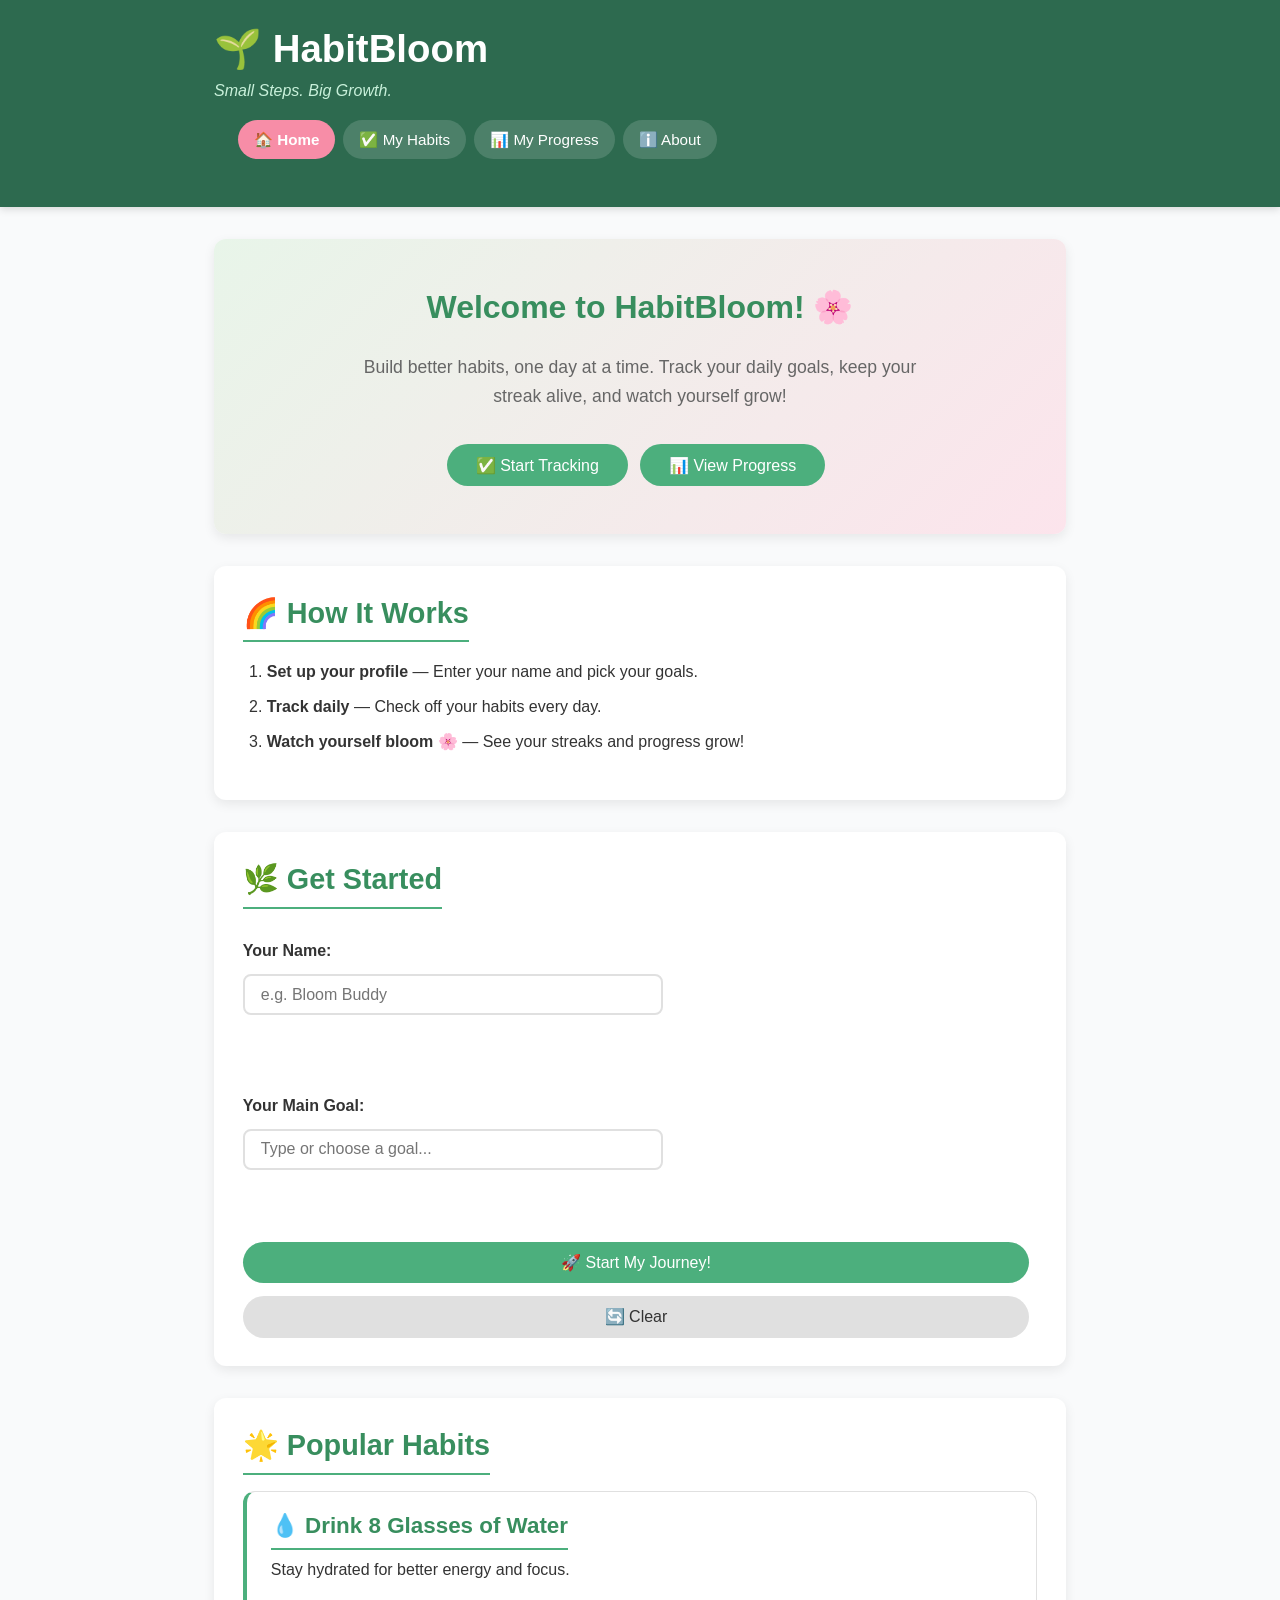
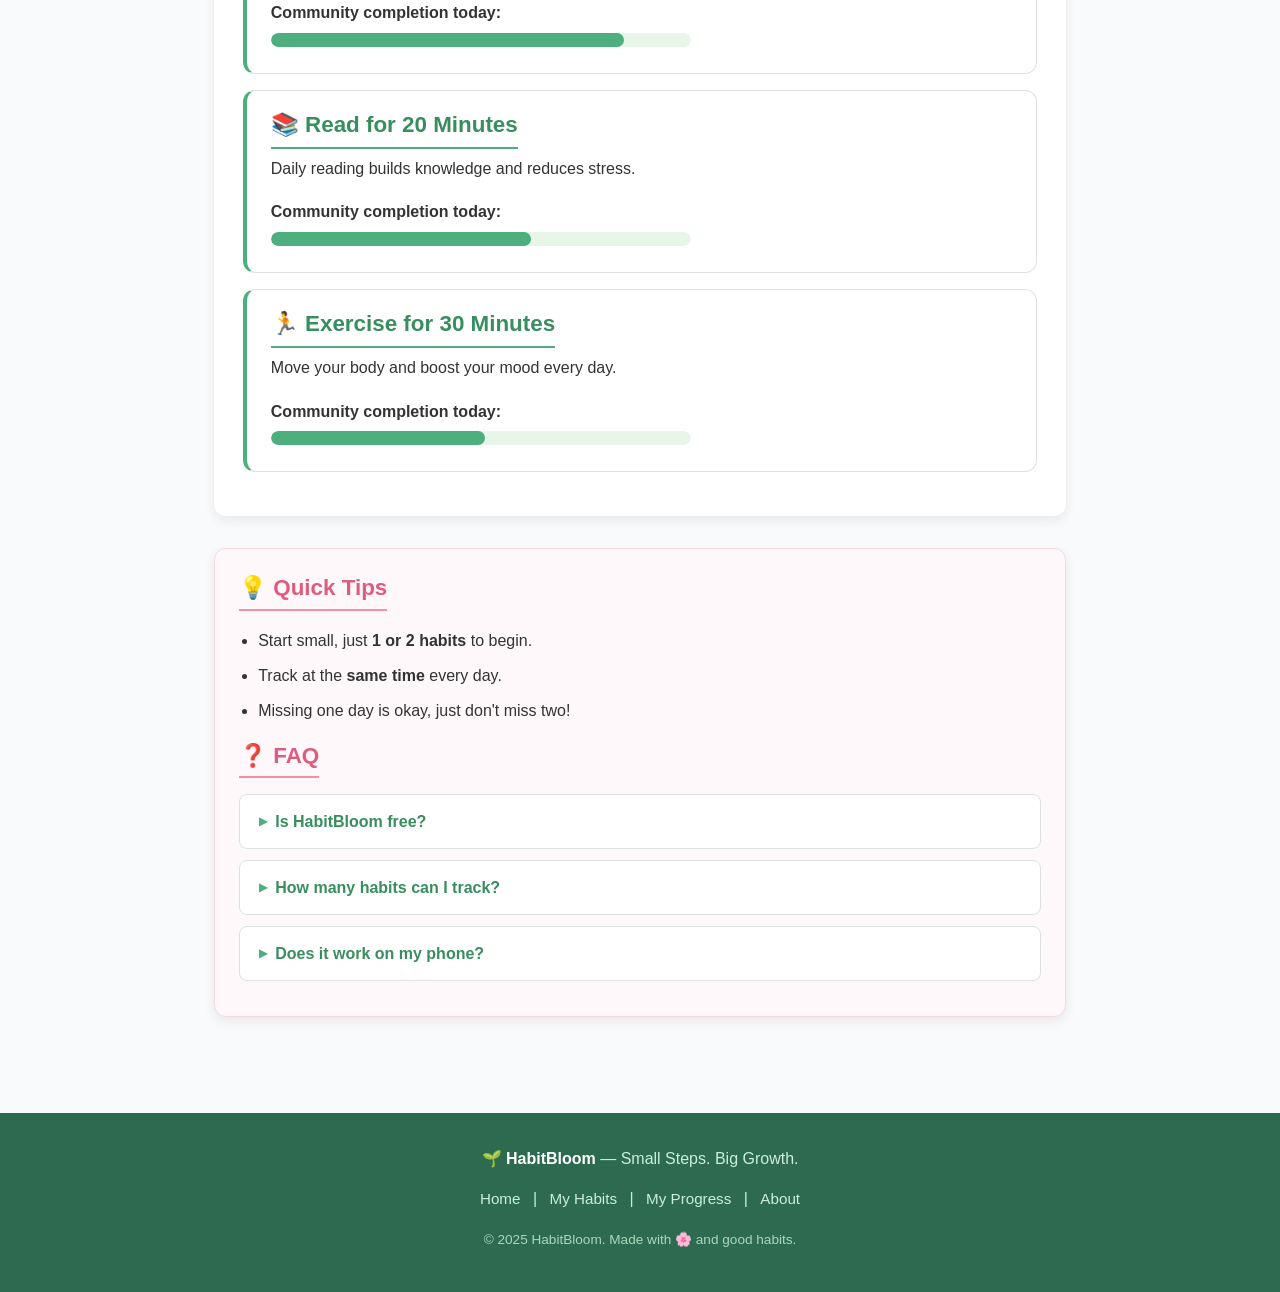
<file: index.html>
<!DOCTYPE html>
<!-- DOCTYPE tells the browser this is an HTML5 document -->
<html lang="en">

<head>
  <meta charset="UTF-8" />
  <meta name="viewport" content="width=device-width, initial-scale=1.0" />
  <meta name="description" content="HabitBloom - A simple daily habit tracker to help you grow one step at a time." />
  <meta name="author" content="Your Name Here" />
  <title>HabitBloom 🌱 | Home</title>
  <link rel="stylesheet" href="style.css" />
</head>

<body>

  <!-- ===== HEADER: Site name + Navigation ===== -->
  <header>
    <h1>🌱 HabitBloom</h1>
    <p><em>Small Steps. Big Growth.</em></p>

    <!-- NAV: Simple 4-link navigation menu -->
    <nav>
      <ul>
        <li><a href="index.html">🏠 Home</a></li>
        <li><a href="tracker.html">✅ My Habits</a></li>
        <li><a href="progress.html">📊 My Progress</a></li>
        <li><a href="about.html">ℹ️ About</a></li>
      </ul>
    </nav>
  </header>

  <!-- ===== MAIN: Page content ===== -->
  <main>

    <!-- SECTION: Welcome message -->
    <section id="hero">
      <h2>Welcome to HabitBloom! 🌸</h2>
      <p>
        Build better habits, one day at a time.
        Track your daily goals, keep your streak alive, and
        watch yourself grow!
      </p>
      <a href="tracker.html"><button>✅ Start Tracking</button></a>
      <a href="progress.html"><button>📊 View Progress</button></a>
    </section>

    <!-- SECTION: How it works — simple 3 steps -->
    <section id="how-it-works">
      <h2>🌈 How It Works</h2>
      <ol>
        <li><strong>Set up your profile</strong> — Enter your name and pick your goals.</li>
        <li><strong>Track daily</strong> — Check off your habits every day.</li>
        <li><strong>Watch yourself bloom 🌸</strong> — See your streaks and progress grow!</li>
      </ol>
    </section>

    <!-- SECTION: Quick setup form -->
    <section id="setup">
      <h2>🌿 Get Started</h2>

      <form action="tracker.html" method="get">

        <!-- Name input -->
        <label for="userName">Your Name:</label>
        <input
          type="text"
          id="userName"
          name="userName"
          placeholder="e.g. Bloom Buddy"
          maxlength="30"
          required
        />
        <br /><br />

        <!-- Goal selection -->
        <label for="topGoal">Your Main Goal:</label>
        <input
          type="text"
          id="topGoal"
          name="topGoal"
          list="goalOptions"
          placeholder="Type or choose a goal..."
        />
        <datalist id="goalOptions">
          <option value="Drink more water"></option>
          <option value="Exercise daily"></option>
          <option value="Read more books"></option>
          <option value="Sleep better"></option>
          <option value="Practice mindfulness"></option>
          <option value="Learn a new skill"></option>
        </datalist>
        <br /><br />



        <button type="submit">🚀 Start My Journey!</button>
        <button type="reset">🔄 Clear</button>
      </form>
    </section>

    <!-- SECTION: Popular habits -->
    <section id="popular-habits">
      <h2>🌟 Popular Habits</h2>

      <!-- ARTICLE: Each habit is a simple self-contained card -->
      <article>
        <h3>💧 Drink 8 Glasses of Water</h3>
        <p>Stay hydrated for better energy and focus.</p>
        <label>Community completion today:</label>
        <progress value="84" max="100">84%</progress>
      </article>

      <article>
        <h3>📚 Read for 20 Minutes</h3>
        <p>Daily reading builds knowledge and reduces stress.</p>
        <label>Community completion today:</label>
        <progress value="62" max="100">62%</progress>
      </article>

      <article>
        <h3>🏃 Exercise for 30 Minutes</h3>
        <p>Move your body and boost your mood every day.</p>
        <label>Community completion today:</label>
        <progress value="51" max="100">51%</progress>
      </article>
    </section>

    <!-- ASIDE: Quick tips -->
    <aside>
      <h3>💡 Quick Tips</h3>
      <ul>
        <li>Start small, just <strong>1 or 2 habits</strong> to begin.</li>
        <li>Track at the <strong>same time</strong> every day.</li>
        <li>Missing one day is okay, just don't miss two!</li>
      </ul>

      <!-- DETAILS: Expandable FAQ -->
      <h3>❓ FAQ</h3>
      <details>
        <summary>Is HabitBloom free?</summary>
        <p>Yes! 100% free, no sign up required.</p>
      </details>
      <details>
        <summary>How many habits can I track?</summary>
        <p>Up to 10 habits at a time.</p>
      </details>
      <details>
        <summary>Does it work on my phone?</summary>
        <p>Yes! HabitBloom works on all screen sizes.</p>
      </details>
    </aside>

  </main>

  <!-- ===== FOOTER ===== -->
  <footer>
    <p>🌱 <strong>HabitBloom</strong> — Small Steps. Big Growth.</p>
    <nav>
      <a href="index.html">Home</a> |
      <a href="tracker.html">My Habits</a> |
      <a href="progress.html">My Progress</a> |
      <a href="about.html">About</a>
    </nav>

    <p>
      <small>&copy; <time datetime="2025">2025</time> HabitBloom. Made with 🌸 and good habits.</small>
    </p>
  </footer>
<script src="script.js"></script>
</body>
</html>
</file>
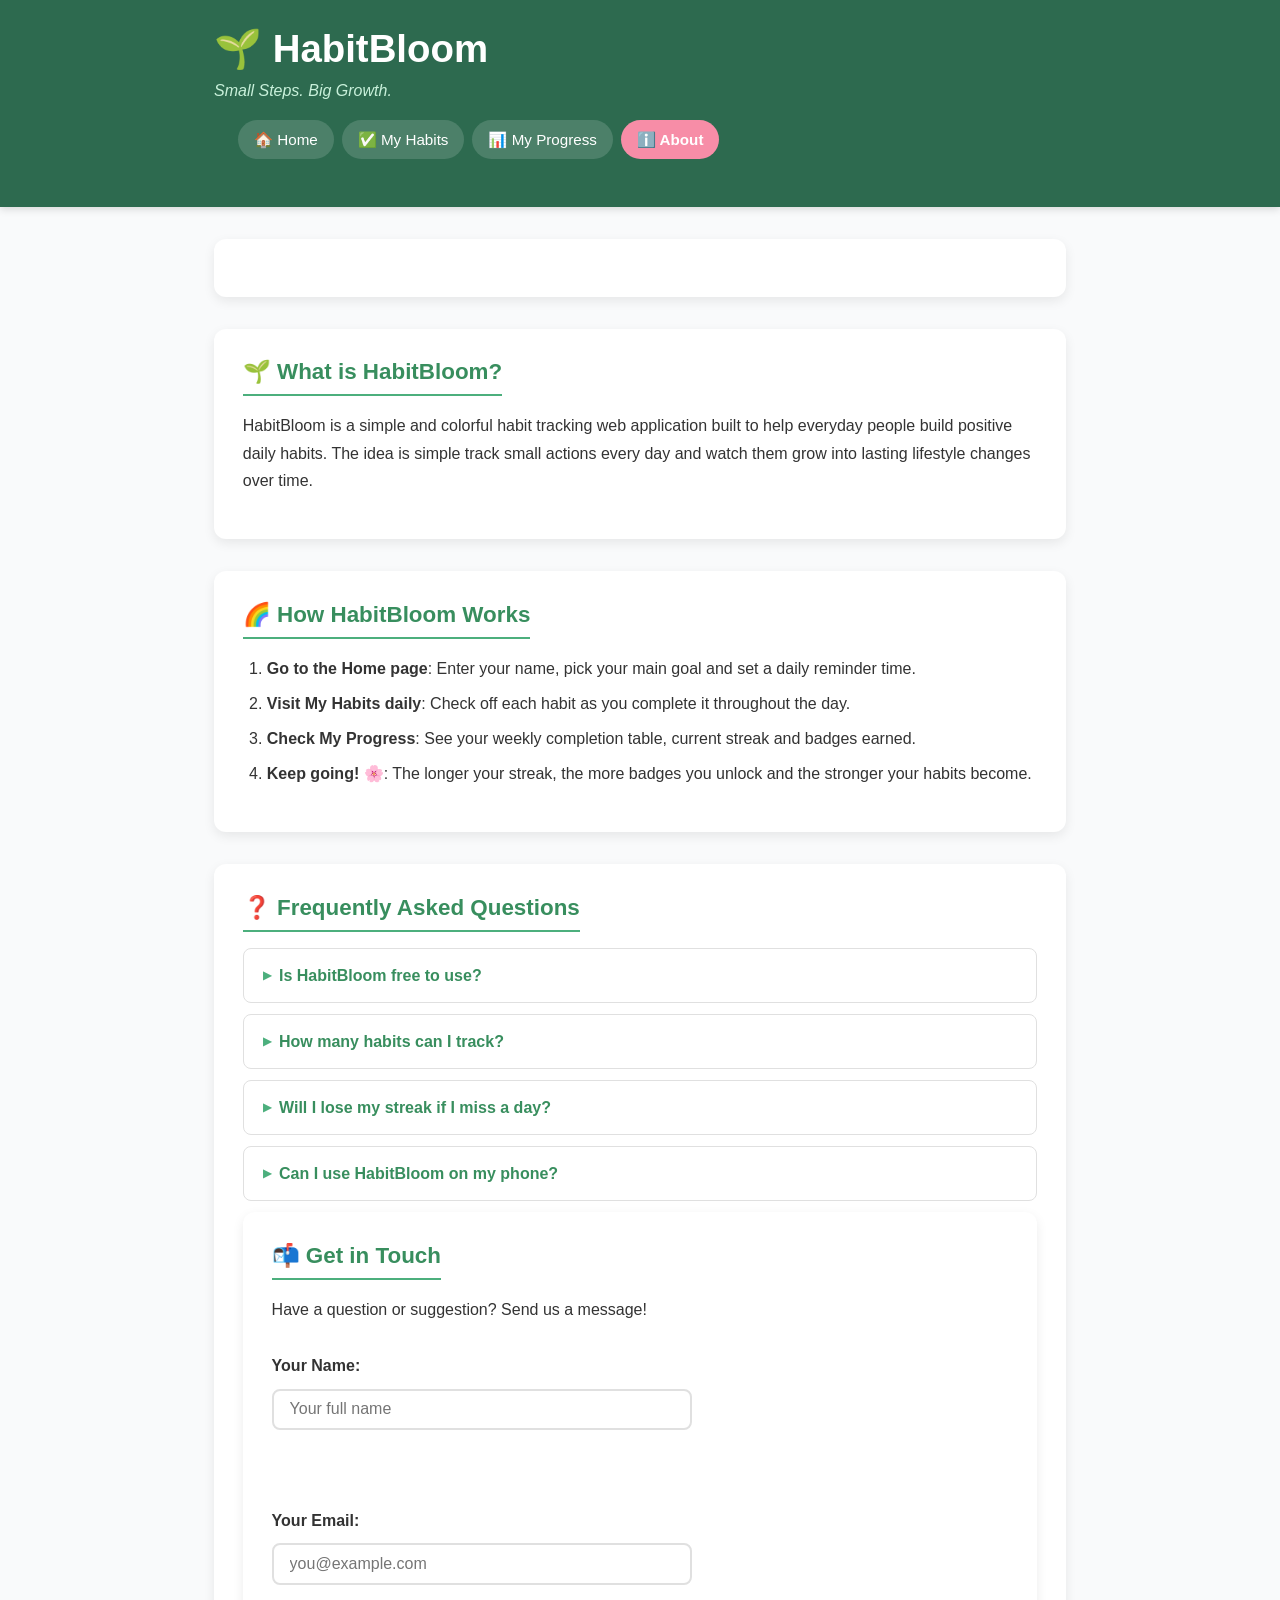
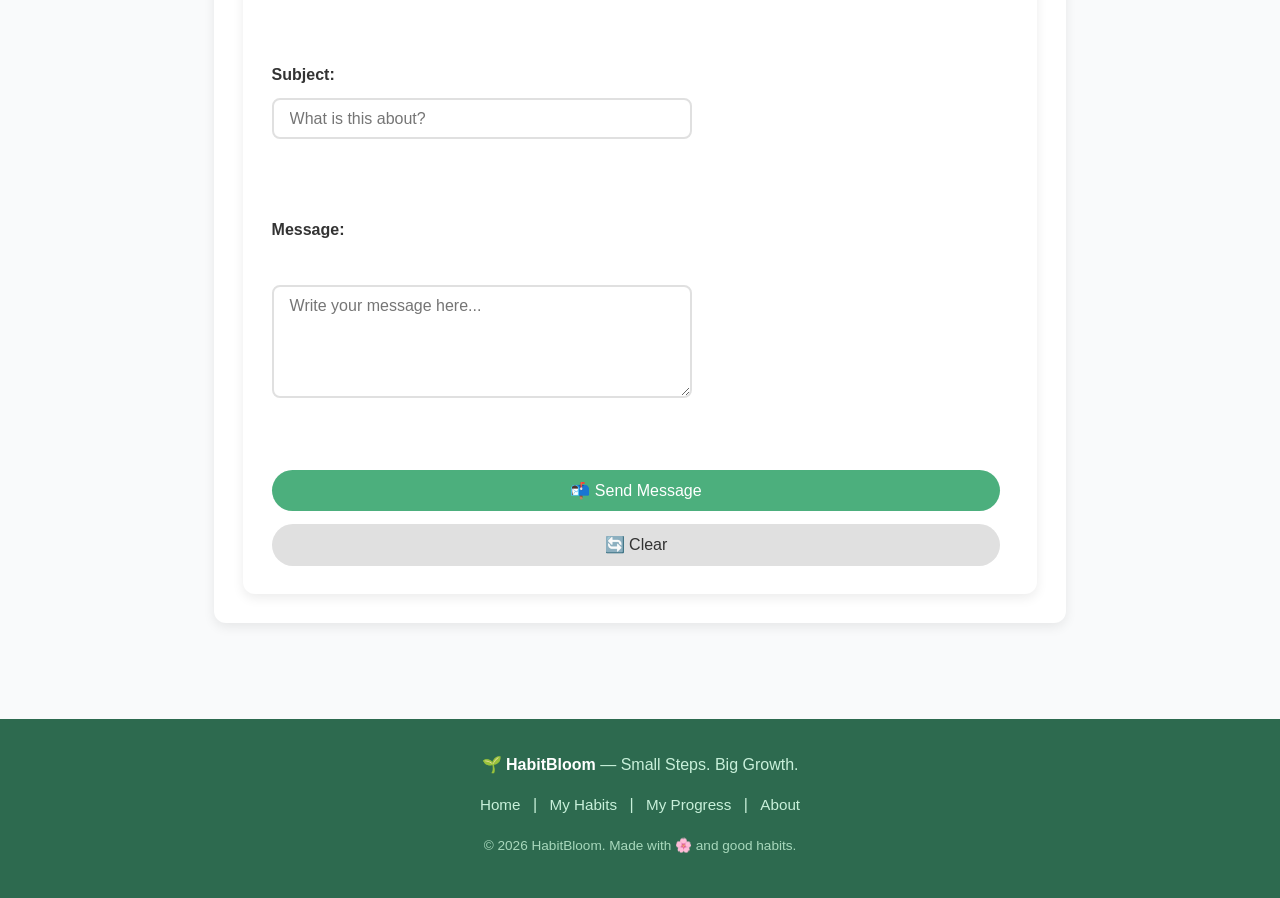
<file: about.html>
<!DOCTYPE html>
<!-- DOCTYPE tells the browser this is an HTML5 document -->
<html lang="en">

<head>
  <meta charset="UTF-8" />
  <meta name="viewport" content="width=device-width, initial-scale=1.0" />
  <meta name="description" content="HabitBloom - Learn about the app, how it works, and get in touch with us." />
  <meta name="author" content="Your Name Here" />
  <title>HabitBloom 🌱 | About</title>
  <link rel="stylesheet" href="style.css" />
  <!-- <link rel="stylesheet" href="style.css" /> -->
</head>

<body>

  <!-- ===== HEADER: Same across all pages ===== -->
  <header>
    <h1>🌱 HabitBloom</h1>
    <p><em>Small Steps. Big Growth.</em></p>

    <!-- NAV: Main navigation menu -->
    <nav>
      <ul>
        <li><a href="index.html">🏠 Home</a></li>
        <li><a href="tracker.html">✅ My Habits</a></li>
        <li><a href="progress.html">📊 My Progress</a></li>
        <li><a href="about.html">ℹ️ About</a></li>
      </ul>
    </nav>
  </header>

  <!-- ===== MAIN: Page content ===== -->
  <main>

    <!-- SECTION: Page heading -->
    <section id="about-header">
      <!-- <h2>ℹ️ About HabitBloom</h2> -->
     <!-- <p>Learn about the project, how it works, and the person behind it.</p>-->
    </section>

    <!-- SECTION: About the project -->
    <section id="about-project">
      <h3>🌱 What is HabitBloom?</h3>
      <p>
        HabitBloom is a simple and colorful habit tracking web application
        built to help everyday people build positive daily habits. The idea is
        simple track small actions every day and watch them grow
        into lasting lifestyle changes over time.
      </p>
    </section>

    <!-- SECTION: How it works — step by step -->
    <section id="how-it-works">
      <h3>🌈 How HabitBloom Works</h3>
      <ol>
        <li>
          <strong>Go to the Home page</strong>: Enter your name, pick your
          main goal and set a daily reminder time.
        </li>
        <li>
          <strong>Visit My Habits daily</strong>: Check off each habit as you
          complete it throughout the day.
        </li>
        <li>
          <strong>Check My Progress</strong>: See your weekly completion
          table, current streak and badges earned.
        </li>
        <li>
          <strong>Keep going! 🌸</strong>: The longer your streak, the more
          badges you unlock and the stronger your habits become.
        </li>
      </ol>
    </section>

    <!-- SECTION: FAQ -->
    <section id="faq">
      <h3>❓ Frequently Asked Questions</h3>

      <!-- DETAILS / SUMMARY: Expandable FAQ items -->
      <details>
        <summary>Is HabitBloom free to use?</summary>
        <p>Yes! HabitBloom is completely free. No account or credit card needed.</p>
      </details>

      <details>
        <summary>How many habits can I track?</summary>
        <p>You can track up to 10 habits at a time.</p>
      </details>

      <details>
        <summary>Will I lose my streak if I miss a day?</summary>
        <p>Yes, but don't worry — your best streak is always saved on your progress page.</p>
      </details>

      <details>
        <summary>Can I use HabitBloom on my phone?</summary>
        <p>Absolutely! HabitBloom is designed to work on all screen sizes.</p>
      </details>
<!--
      <details>
        <summary>What technologies was this built with?</summary>
        <p>
          HabitBloom is built with HTML5 (Week 1-2), CSS3 (Week 2-3) and
          JavaScript (Week 4-5) as part of a web development course project.
        </p>
      </details>
    </section>
    -->

    <!-- SECTION: Contact form -->
    <section id="contact">
      <h3>📬 Get in Touch</h3>
      <p>Have a question or suggestion? Send us a message!</p>

      <form action="about.html" method="get">

        <!-- Name -->
        <label for="contactName">Your Name:</label>
        <input
          type="text"
          id="contactName"
          name="contactName"
          placeholder="Your full name"
          maxlength="50"
          required
        />
        <br /><br />

        <!-- Email -->
        <label for="contactEmail">Your Email:</label>
        <input
          type="email"
          id="contactEmail"
          name="contactEmail"
          placeholder="you@example.com"
          required
        />
        <br /><br />

        <!-- Subject -->
        <label for="contactSubject">Subject:</label>
        <input
          type="text"
          id="contactSubject"
          name="contactSubject"
          list="subjectOptions"
          placeholder="What is this about?"
        />
        <datalist id="subjectOptions">
          <option value="General Question"></option>
          <option value="Bug Report"></option>
          <option value="Feature Suggestion"></option>
          <option value="Other"></option>
        </datalist>
        <br /><br />

        <!-- Message -->
        <label for="contactMessage">Message:</label>
        <br />
        <textarea
          id="contactMessage"
          name="contactMessage"
          rows="5"
          cols="40"
          placeholder="Write your message here..."
          maxlength="500"
          required
        ></textarea>
        <br /><br />

        <button type="submit">📬 Send Message</button>
        <button type="reset">🔄 Clear</button>
      </form>
    </section>

  </main>

  <!-- ===== FOOTER: Same across all pages ===== -->
  <footer>
    <p>🌱 <strong>HabitBloom</strong> — Small Steps. Big Growth.</p>
    <nav>
      <a href="index.html">Home</a> |
      <a href="tracker.html">My Habits</a> |
      <a href="progress.html">My Progress</a> |
      <a href="about.html">About</a>
    </nav>

    <p>
      <small>&copy; <time datetime="2026">2026</time> HabitBloom. Made with 🌸 and good habits.</small>
    </p>
  </footer>
<script src="script.js"></script>
</body>
</html>
</file>
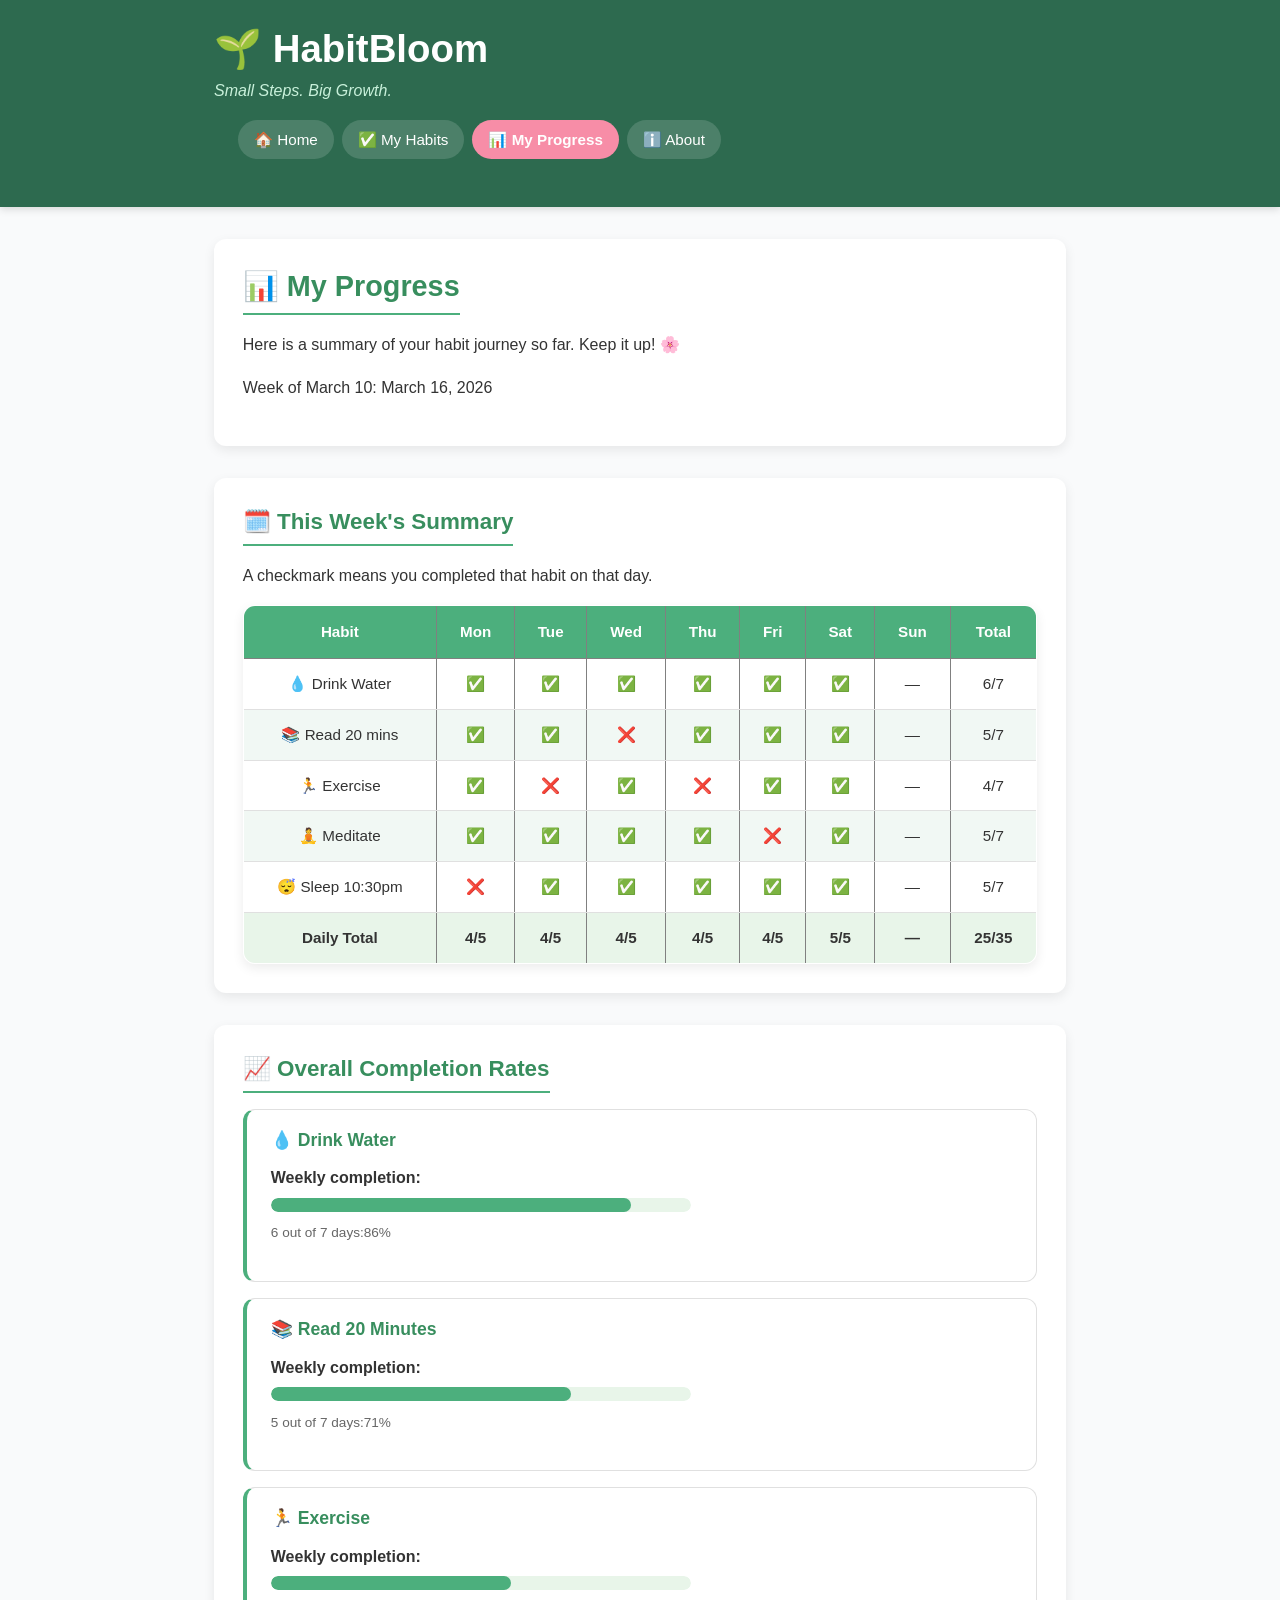
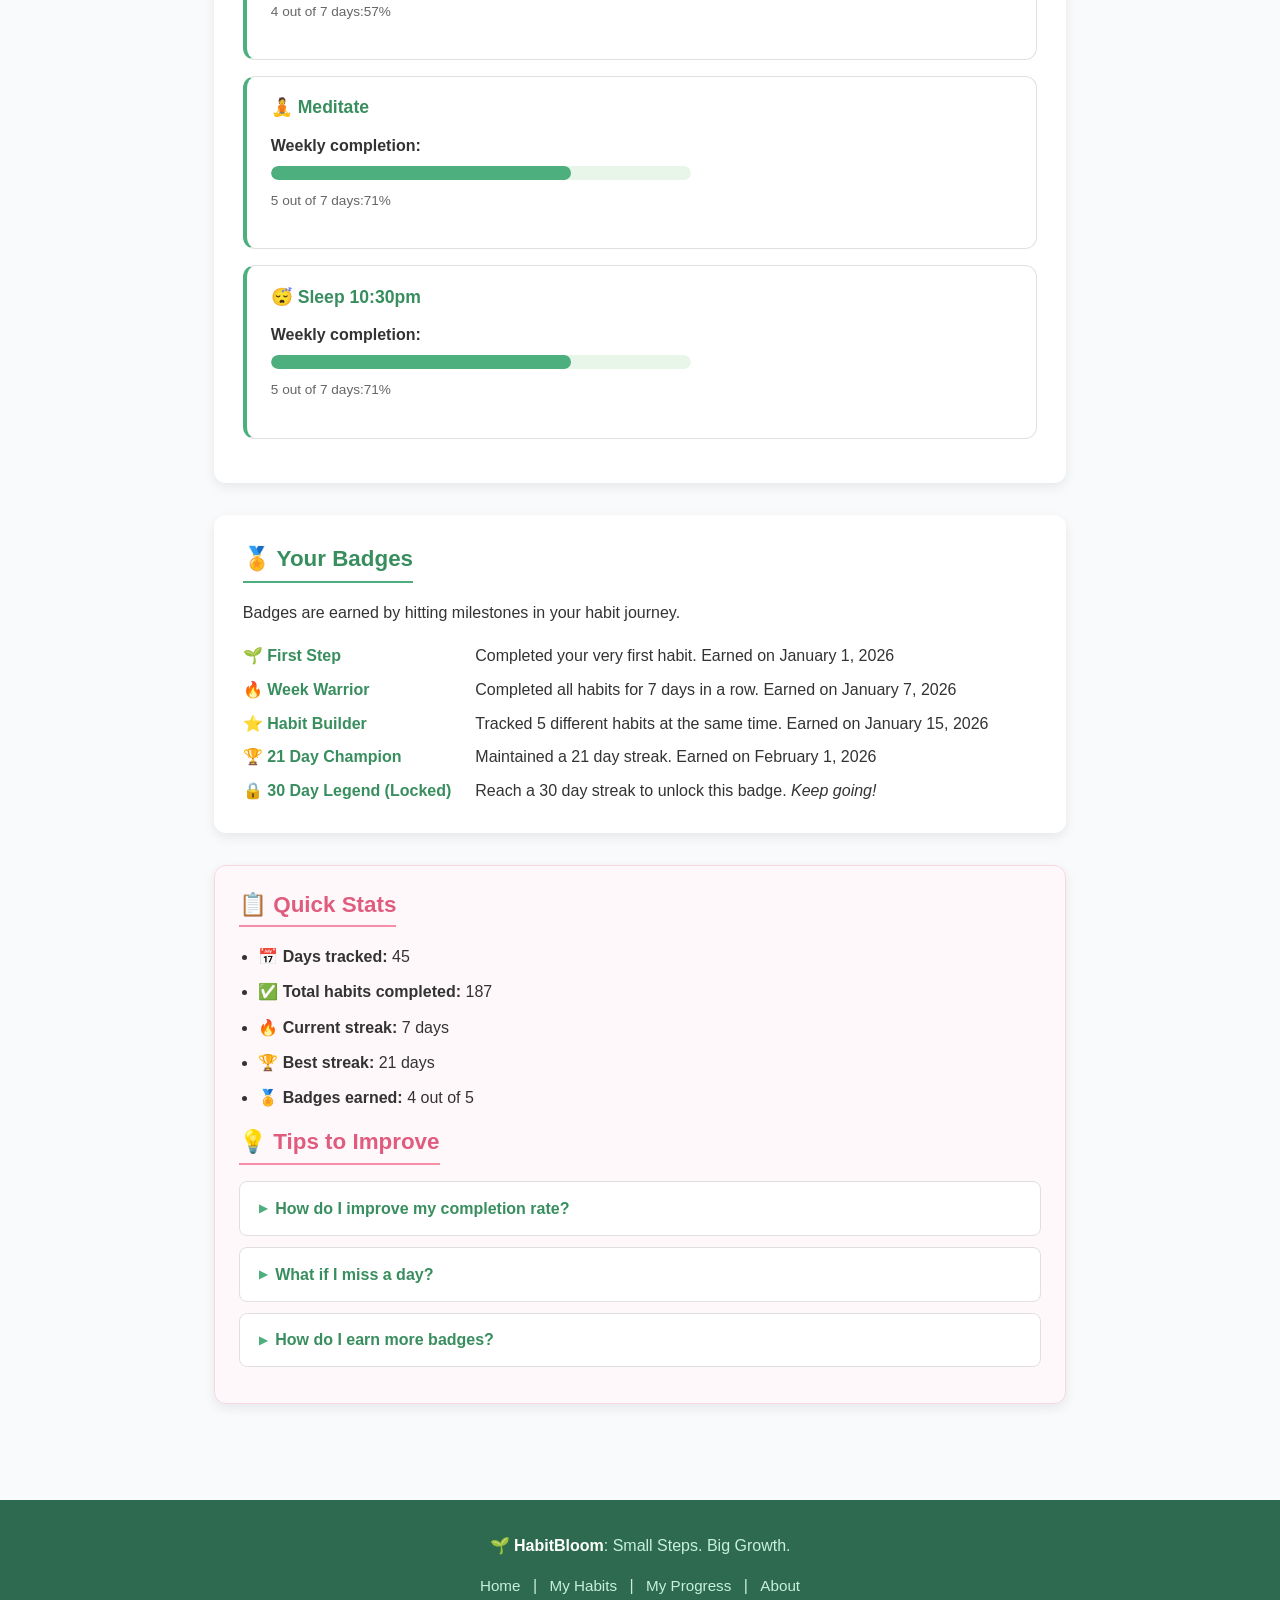
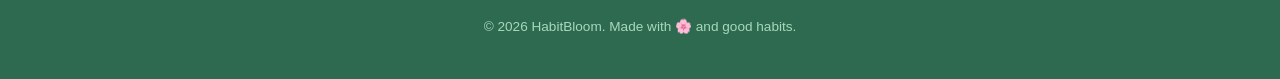
<file: progress.html>
<!DOCTYPE html>
<!-- DOCTYPE tells the browser this is an HTML5 document -->
<html lang="en">

<head>
  <meta charset="UTF-8" />
  <meta name="viewport" content="width=device-width, initial-scale=1.0" />
  <meta name="description" content="HabitBloom Progress - View your streaks, weekly stats and achievements." />
  <meta name="author" content="Your Name Here" />
  <title>HabitBloom 🌱 | My Progress</title>
  <link rel="stylesheet" href="style.css" />
</head>

<body>

  <!-- ===== HEADER: Same across all pages ===== -->
  <header>
    <h1>🌱 HabitBloom</h1>
    <p><em>Small Steps. Big Growth.</em></p>

    <!-- NAV: Main navigation menu -->
    <nav>
      <ul>
        <li><a href="index.html">🏠 Home</a></li>
        <li><a href="tracker.html">✅ My Habits</a></li>
        <li><a href="progress.html">📊 My Progress</a></li>
        <li><a href="about.html">ℹ️ About</a></li>
      </ul>
    </nav>
  </header>

  <!-- ===== MAIN: Page content ===== -->
  <main>

    <!-- SECTION: Page heading -->
    <section id="progress-header">
      <h2>📊 My Progress</h2>
      <p>Here is a summary of your habit journey so far. Keep it up! 🌸</p>
      <!-- TIME: Current week range displayed semantically -->
      <p>
        Week of <time datetime="2026-03-10">March 10</time>:
        <time datetime="2026-03-16">March 16, 2026</time>
      </p>
    </section>


    <!-- SECTION: Weekly summary table -->
    <section id="weekly-summary">
      <h3>🗓️ This Week's Summary</h3>
      <p>A checkmark means you completed that habit on that day.</p>

      <!-- TABLE: Days vs habits completion grid -->
      <table border="1">

        <thead>
          <tr>
            <th>Habit</th>
            <th><time datetime="2026-03-10">Mon</time></th>
            <th><time datetime="2026-03-11">Tue</time></th>
            <th><time datetime="2026-03-12">Wed</time></th>
            <th><time datetime="2026-03-13">Thu</time></th>
            <th><time datetime="2026-03-14">Fri</time></th>
            <th><time datetime="2026-03-15">Sat</time></th>
            <th><time datetime="2026-03-16">Sun</time></th>
            <th>Total</th>
          </tr>
        </thead>
        <tbody>
          <tr>
            <td>💧 Drink Water</td>
            <td>✅</td>
            <td>✅</td>
            <td>✅</td>
            <td>✅</td>
            <td>✅</td>
            <td>✅</td>
            <td>—</td>
            <td>6/7</td>
          </tr>
          <tr>
            <td>📚 Read 20 mins</td>
            <td>✅</td>
            <td>✅</td>
            <td>❌</td>
            <td>✅</td>
            <td>✅</td>
            <td>✅</td>
            <td>—</td>
            <td>5/7</td>
          </tr>
          <tr>
            <td>🏃 Exercise</td>
            <td>✅</td>
            <td>❌</td>
            <td>✅</td>
            <td>❌</td>
            <td>✅</td>
            <td>✅</td>
            <td>—</td>
            <td>4/7</td>
          </tr>
          <tr>
            <td>🧘 Meditate</td>
            <td>✅</td>
            <td>✅</td>
            <td>✅</td>
            <td>✅</td>
            <td>❌</td>
            <td>✅</td>
            <td>—</td>
            <td>5/7</td>
          </tr>
          <tr>
            <td>😴 Sleep 10:30pm</td>
            <td>❌</td>
            <td>✅</td>
            <td>✅</td>
            <td>✅</td>
            <td>✅</td>
            <td>✅</td>
            <td>—</td>
            <td>5/7</td>
          </tr>
        </tbody>
        <tfoot>
          <tr>
            <td><strong>Daily Total</strong></td>
            <td>4/5</td>
            <td>4/5</td>
            <td>4/5</td>
            <td>4/5</td>
            <td>4/5</td>
            <td>5/5</td>
            <td>—</td>
            <td><strong>25/35</strong></td>
          </tr>
        </tfoot>
      </table>
    </section>

    <!-- SECTION: Overall completion rates using progress bars -->
    <section id="completion-rates">
      <h3>📈 Overall Completion Rates</h3>

      <article>
        <h4>💧 Drink Water</h4>
        <label for="waterProgress">Weekly completion:</label>
        <progress id="waterProgress" value="6" max="7">86%</progress>
        <p><small>6 out of 7 days:86%</small></p>
      </article>

      <article>
        <h4>📚 Read 20 Minutes</h4>
        <label for="readProgress">Weekly completion:</label>
        <progress id="readProgress" value="5" max="7">71%</progress>
        <p><small>5 out of 7 days:71%</small></p>
      </article>

      <article>
        <h4>🏃 Exercise</h4>
        <label for="exerciseProgress">Weekly completion:</label>
        <progress id="exerciseProgress" value="4" max="7">57%</progress>
        <p><small>4 out of 7 days:57%</small></p>
      </article>

      <article>
        <h4>🧘 Meditate</h4>
        <label for="meditateProgress">Weekly completion:</label>
        <progress id="meditateProgress" value="5" max="7">71%</progress>
        <p><small>5 out of 7 days:71%</small></p>
      </article>

      <article>
        <h4>😴 Sleep 10:30pm</h4>
        <label for="sleepProgress">Weekly completion:</label>
        <progress id="sleepProgress" value="5" max="7">71%</progress>
        <p><small>5 out of 7 days:71%</small></p>
      </article>
    </section>

    <!-- SECTION: Badges & achievements -->
    <section id="badges">
      <h3>🏅 Your Badges</h3>
      <p>Badges are earned by hitting milestones in your habit journey.</p>

      <!-- Definition list for badges earned -->
      <dl>
        <dt>🌱 First Step</dt>
        <dd>Completed your very first habit. Earned on
          <time datetime="2026-01-01">January 1, 2026</time>
        </dd>

        <dt>🔥 Week Warrior</dt>
        <dd>Completed all habits for 7 days in a row. Earned on
          <time datetime="2026-01-07">January 7, 2026</time>
        </dd>

        <dt>⭐ Habit Builder</dt>
        <dd>Tracked 5 different habits at the same time. Earned on
          <time datetime="2026-01-15">January 15, 2026</time>
        </dd>

        <dt>🏆 21 Day Champion</dt>
        <dd>Maintained a 21 day streak. Earned on
          <time datetime="2026-02-01">February 1, 2026</time>
        </dd>

        <dt>🔒 30 Day Legend (Locked)</dt>
        <dd>Reach a 30 day streak to unlock this badge. <em>Keep going!</em></dd>
      </dl>
    </section>

    <!-- ASIDE: Quick stats summary -->
    <aside>
      <h3>📋 Quick Stats</h3>
      <ul>
        <li>📅 <strong>Days tracked:</strong> 45</li>
        <li>✅ <strong>Total habits completed:</strong> 187</li>
        <li>🔥 <strong>Current streak:</strong> 7 days</li>
        <li>🏆 <strong>Best streak:</strong> 21 days</li>
        <li>🏅 <strong>Badges earned:</strong> 4 out of 5</li>
      </ul>

      <!-- DETAILS: Tips for improving progress -->
      <h3>💡 Tips to Improve</h3>
      <details>
        <summary>How do I improve my completion rate?</summary>
        <p>Try habit stacking: attach a new habit to one you already do automatically, like drinking water right after brushing your teeth.</p>
      </details>
      <details>
        <summary>What if I miss a day?</summary>
        <p>Don't stress! Just get back on track the next day. Missing once is human — missing twice becomes a pattern.</p>
      </details>
      <details>
        <summary>How do I earn more badges?</summary>
        <p>Keep your daily streak going and try hitting the 30 day streak to unlock the Legend badge!</p>
      </details>
    </aside>

  </main>

  <!-- ===== FOOTER: Same across all pages ===== -->
  <footer>
    <p>🌱 <strong>HabitBloom</strong>: Small Steps. Big Growth.</p>
    <nav>
      <a href="index.html">Home</a> |
      <a href="tracker.html">My Habits</a> |
      <a href="progress.html">My Progress</a> |
      <a href="about.html">About</a>
    </nav>

    <p>
      <small>&copy; <time datetime="2026">2026</time> HabitBloom. Made with 🌸 and good habits.</small>
    </p>
  </footer>
<script src="script.js"></script>
</body>
</html>
</file>
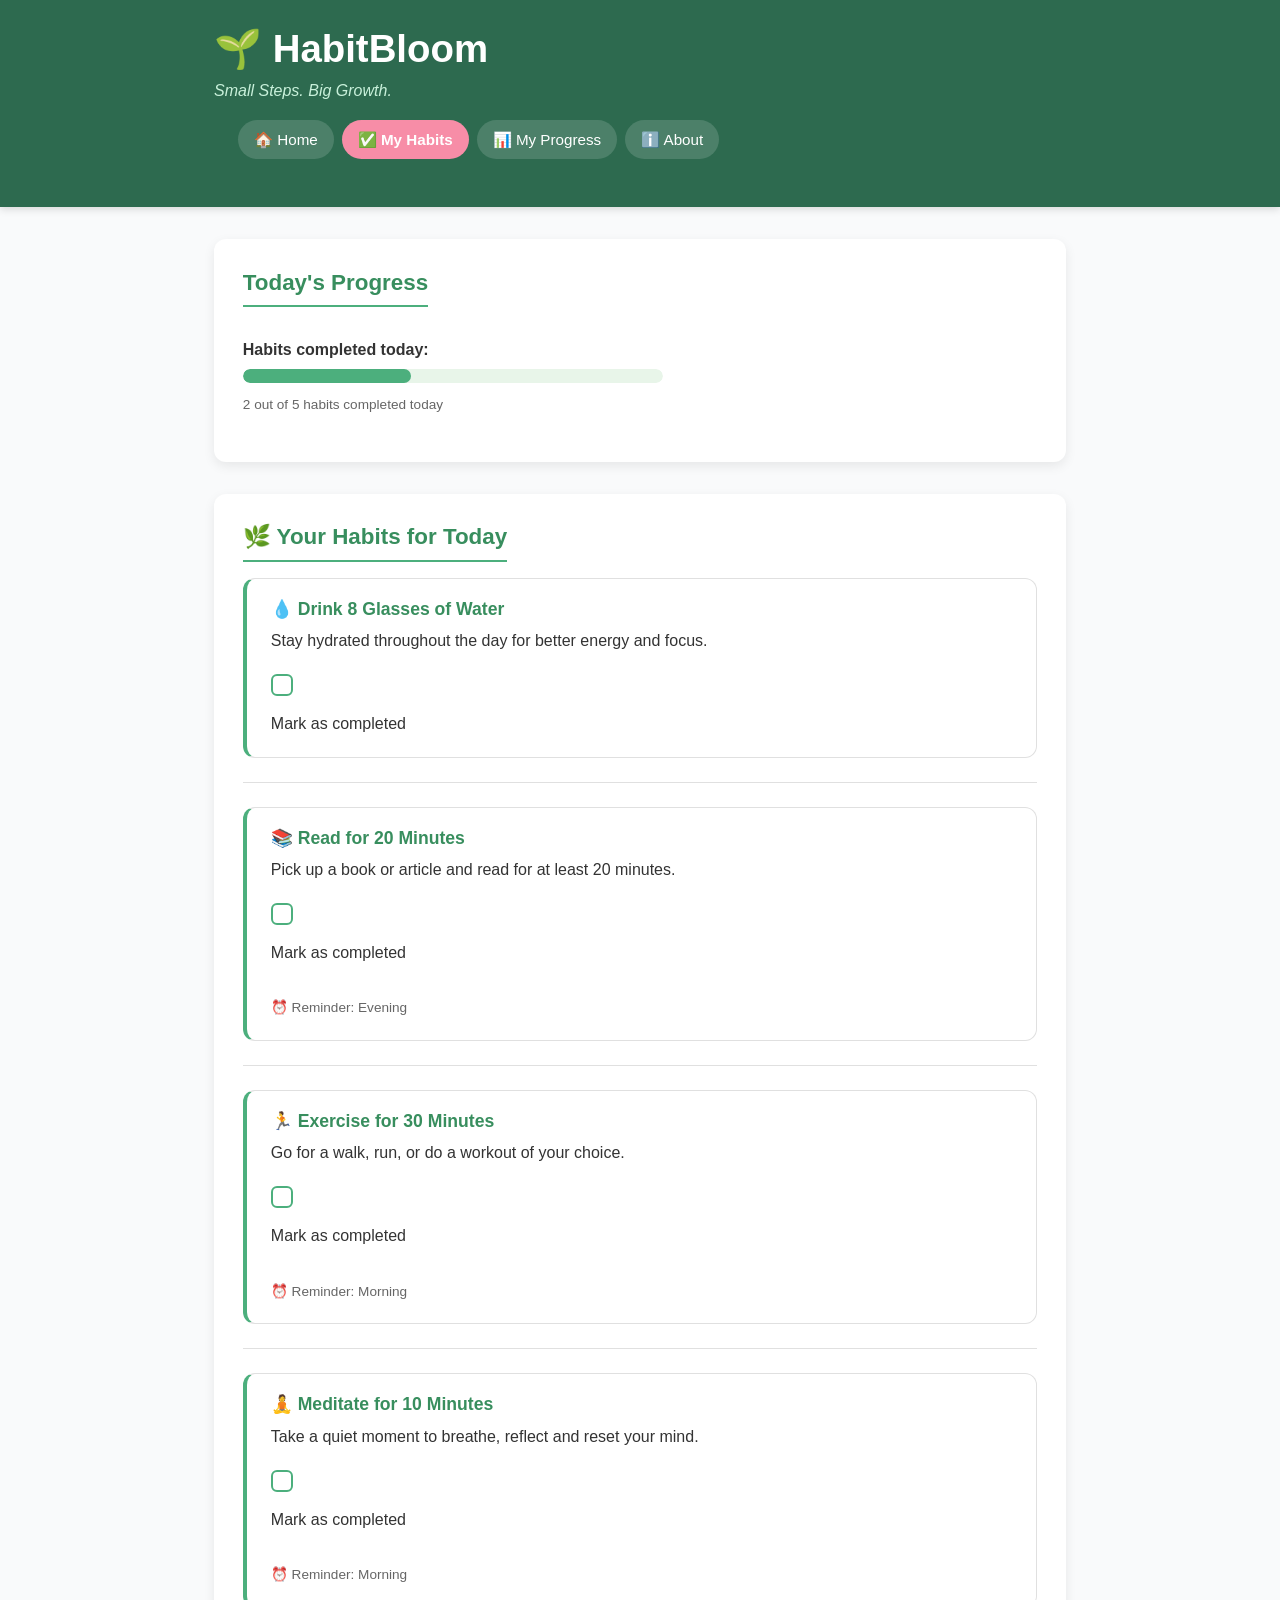
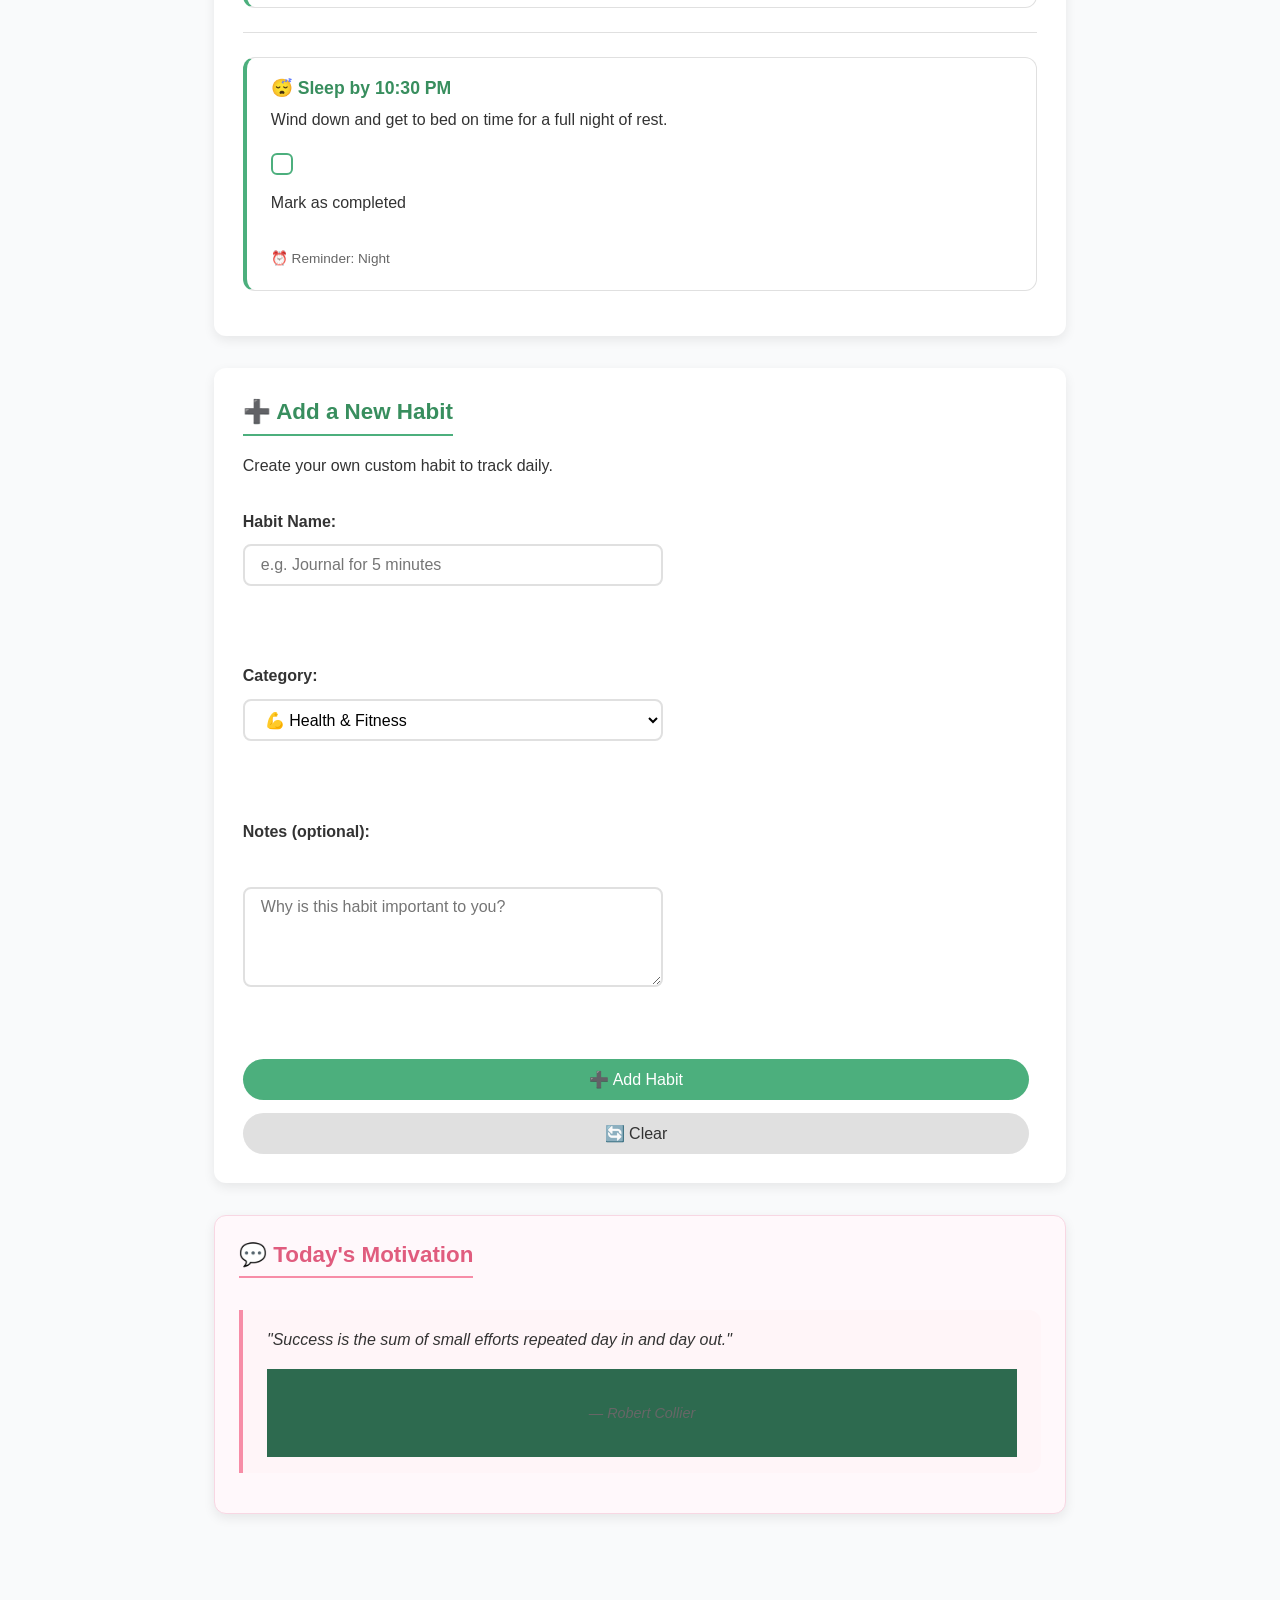
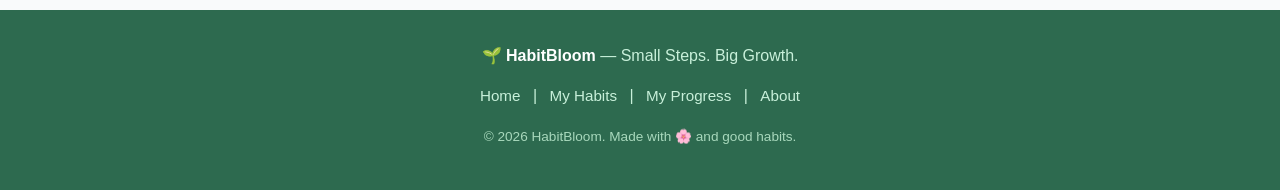
<file: tracker.html>
<!DOCTYPE html>
<!-- DOCTYPE tells the browser this is an HTML5 document -->
<html lang="en">

<head>
  <meta charset="UTF-8" />
  <meta name="viewport" content="width=device-width, initial-scale=1.0" />
  <meta name="description" content="HabitBloom Tracker - Check off your daily habits and keep your streak alive!" />
  <meta name="author" content="Your Name Here" />
  <title>HabitBloom 🌱 | My Habits</title>
  <link rel="stylesheet" href="style.css" />
</head>

<body>

  <!-- ===== HEADER: Same across all pages ===== -->
  <header>
    <h1>🌱 HabitBloom</h1>
    <p><em>Small Steps. Big Growth.</em></p>

    <!-- NAV: Main navigation menu -->
    <nav>
      <ul>
        <li><a href="index.html">🏠 Home</a></li>
        <li><a href="tracker.html">✅ My Habits</a></li>
        <li><a href="progress.html">📊 My Progress</a></li>
        <li><a href="about.html">ℹ️ About</a></li>
      </ul>
    </nav>
  </header>

  <!-- ===== MAIN: Page content ===== -->
  <main>

    <!-- SECTION: Daily progress bar -->
    <section id="daily-progress">
      <h3>Today's Progress</h3>
      <label for="dailyProgress">Habits completed today:</label>
      <!-- PROGRESS: Shows how many habits done out of total -->
      <progress id="dailyProgress" value="2" max="5">2 out of 5</progress>
      <p><small>2 out of 5 habits completed today</small></p>
    </section>

    <!-- SECTION: Habit checklist -->
    <section id="habit-list">
      <h3>🌿 Your Habits for Today</h3>

      <!-- Each habit is wrapped in an ARTICLE tag -->

      <!-- ARTICLE: Habit 1 -->
      <article class="habit-item">
        <h4>💧 Drink 8 Glasses of Water</h4>
        <p>Stay hydrated throughout the day for better energy and focus.</p>
        <!-- Checkbox to mark habit as done -->
        <input type="checkbox" id="habit1" name="habit1" value="water" />
        <label for="habit1">Mark as completed</label>
      </article>

      <hr />

      <!-- ARTICLE: Habit 2 -->
      <article class="habit-item">
        <h4>📚 Read for 20 Minutes</h4>
        <p>Pick up a book or article and read for at least 20 minutes.</p>
        <input type="checkbox" id="habit2" name="habit2" value="read" />
        <label for="habit2">Mark as completed</label>
        <br />
        <small>⏰ Reminder: Evening</small>
      </article>

      <hr />

      <!-- ARTICLE: Habit 3 -->
      <article class="habit-item">
        <h4>🏃 Exercise for 30 Minutes</h4>
        <p>Go for a walk, run, or do a workout of your choice.</p>
        <input type="checkbox" id="habit3" name="habit3" value="exercise" />
        <label for="habit3">Mark as completed</label>
        <br />
        <small>⏰ Reminder: Morning</small>
      </article>

      <hr />

      <!-- ARTICLE: Habit 4 -->
      <article class="habit-item">
        <h4>🧘 Meditate for 10 Minutes</h4>
        <p>Take a quiet moment to breathe, reflect and reset your mind.</p>
        <input type="checkbox" id="habit4" name="habit4" value="meditate" />
        <label for="habit4">Mark as completed</label>
        <br />
        <small>⏰ Reminder: Morning</small>
      </article>

      <hr />

      <!-- ARTICLE: Habit 5 -->
      <article class="habit-item">
        <h4>😴 Sleep by 10:30 PM</h4>
        <p>Wind down and get to bed on time for a full night of rest.</p>
        <input type="checkbox" id="habit5" name="habit5" value="sleep" />
        <label for="habit5">Mark as completed</label>
        <br />
        <small>⏰ Reminder: Night</small>
      </article>

    </section>

    <!-- SECTION: Add a new habit form -->
    <section id="add-habit">
      <h3>➕ Add a New Habit</h3>
      <p>Create your own custom habit to track daily.</p>

      <form action="tracker.html" method="get">

        <!-- Habit name -->
        <label for="habitName">Habit Name:</label>
        <input
          type="text"
          id="habitName"
          name="habitName"
          placeholder="e.g. Journal for 5 minutes"
          maxlength="50"
          required
        />
        <br /><br />

        <!-- Habit category -->
        <label for="habitCategory">Category:</label>
        <select id="habitCategory" name="habitCategory">
          <option value="health">💪 Health & Fitness</option>
          <option value="mind">🧠 Mental Wellbeing</option>
          <option value="learning">📚 Learning & Growth</option>
          <option value="social">🤝 Social</option>
          <option value="other">✨ Other</option>
        </select>
        <br /><br />

        <!-- Habit note -->
        <label for="habitNote">Notes (optional):</label>
        <br />
        <textarea
          id="habitNote"
          name="habitNote"
          rows="3"
          cols="40"
          placeholder="Why is this habit important to you?"
          maxlength="150"
        ></textarea>
        <br /><br />

        <button type="submit">➕ Add Habit</button>
        <button type="reset">🔄 Clear</button>
      </form>
    </section>

    <!-- ASIDE: Motivation -->
    <aside>
      <h3>💬 Today's Motivation</h3>
      <blockquote>
        <p>"Success is the sum of small efforts repeated day in and day out."</p>
        <footer>— <cite>Robert Collier</cite></footer>
      </blockquote>
    </aside>

  </main>

  <!-- ===== FOOTER: Same across all pages ===== -->
  <footer>
    <p>🌱 <strong>HabitBloom</strong> — Small Steps. Big Growth.</p>
    <nav>
      <a href="index.html">Home</a> |
      <a href="tracker.html">My Habits</a> |
      <a href="progress.html">My Progress</a> |
      <a href="about.html">About</a>
    </nav>

    <p>
      <small>&copy; <time datetime="2026">2026</time> HabitBloom. Made with 🌸 and good habits.</small>
    </p>
  </footer>
<script src="script.js"></script>
</body>
</html>
</file>
<file: style.css>
:root {
  --color-primary: #4caf7d;       /* Main green */
  --color-primary-dark: #388e5e;  /* Darker green for hover */
  --color-accent: #f78da7;        /* Pink accent */
  --color-accent-dark: #e05c7e;   /* Darker pink for hover */
  --color-bg: #f9fafb;            /* Page background */
  --color-white: #ffffff;
  --color-text: #333333;          /* Main text color */
  --color-text-light: #666666;    /* Lighter text */
  --color-border: #e0e0e0;        /* Card borders */
  --color-header-bg: #2d6a4f;     /* Dark green header */
  --color-footer-bg: #2d6a4f;     /* Dark green footer */
  --font-main: 'Segoe UI', Tahoma, Geneva, Verdana, sans-serif;
  --border-radius: 12px;          /* Rounded corners */
  --shadow: 0 4px 12px rgba(0, 0, 0, 0.08); /* Subtle card shadow */
  --transition: 0.3s ease;        /* Smooth hover transitions */
}

/* =============================================
   2. GLOBAL / RESET STYLES
   Applies to every element on every page
   ============================================= */
* {
  /* Remove default browser margin and padding */
  margin: 0;
  padding: 0;
  /* Makes width calculations include padding */
  box-sizing: border-box;
}

body {
  font-family: var(--font-main);
  background-color: var(--color-bg);
  color: var(--color-text);
  /* Comfortable line spacing for readability */
  line-height: 1.7;
  font-size: 16px;
}

/* Smooth scrolling when clicking anchor links */
html {
  scroll-behavior: smooth;
}

/* Make all images responsive by default */
img {
  max-width: 100%;
  height: auto;
  display: block;
}

/* =============================================
   3. TYPOGRAPHY
   Headings, paragraphs and text styles
   ============================================= */
h1, h2, h3, h4 {
  color: var(--color-text);
  line-height: 1.3;
  margin-bottom: 0.5rem;
}

h1 { font-size: 2.2rem; }
h2 { font-size: 1.8rem; }
h3 { font-size: 1.4rem; }
h4 { font-size: 1.1rem; }

p {
  margin-bottom: 1rem;
  color: var(--color-text);
}

a {
  color: var(--color-primary);
  text-decoration: none;
  /* Smooth color change on hover */
  transition: color var(--transition);
}

a:hover {
  color: var(--color-primary-dark);
  text-decoration: underline;
}

small {
  color: var(--color-text-light);
  font-size: 0.85rem;
}

mark {
  background-color: #fff3b0;
  padding: 0 4px;
  border-radius: 4px;
}

blockquote {
  border-left: 4px solid var(--color-accent);
  padding: 1rem 1.5rem;
  background-color: #fff5f8;
  border-radius: 0 var(--border-radius) var(--border-radius) 0;
  margin: 1rem 0;
  font-style: italic;
  color: var(--color-text-light);
}

blockquote footer {
  margin-top: 0.5rem;
  font-size: 0.9rem;
  color: var(--color-text-light);
  font-style: normal;
}

hr {
  border: none;
  border-top: 1px solid var(--color-border);
  margin: 1.5rem 0;
}

/* =============================================
   4. LAYOUT — PAGE WRAPPER
   Centers content and limits max width
   ============================================= */
header, main, footer {
  max-width: 900px;
  margin: 0 auto;
  padding: 0 1.5rem;
}

/* =============================================
   5. HEADER
   ============================================= */
header {
  background-color: var(--color-header-bg);
  color: var(--color-white);
  /* Stretch header full width then center content */
  max-width: 100%;
  padding: 1.5rem 0;
  margin-bottom: 2rem;
  /* Subtle shadow below header */
  box-shadow: 0 2px 8px rgba(0,0,0,0.15);
}

header > * {
  max-width: 900px;
  margin: 0 auto;
  padding: 0 1.5rem;
}

header h1 {
  color: var(--color-white);
  font-size: 2.4rem;
  margin-bottom: 0.2rem;
}

header p {
  color: #c8f0da;
  margin-bottom: 1rem;
  font-size: 1rem;
}

/* =============================================
   6. NAVIGATION
   ============================================= */
nav ul {
  /* Display nav links in a horizontal row */
  display: flex;
  list-style: none;
  gap: 0.5rem;
  flex-wrap: wrap;
}

header nav ul li a {
  color: var(--color-white);
  background-color: rgba(255,255,255,0.15);
  padding: 0.4rem 1rem;
  border-radius: 20px;
  font-size: 0.95rem;
  transition: background-color var(--transition), color var(--transition);
  text-decoration: none;
  display: inline-block;
}

header nav ul li a:hover {
  background-color: var(--color-accent);
  color: var(--color-white);
  text-decoration: none;
}

/* =============================================
   7. MAIN CONTENT AREA
   ============================================= */
main {
  display: flex;
  flex-direction: column;
  gap: 2rem;
  padding-bottom: 3rem;
}

/* =============================================
   8. SECTIONS
   ============================================= */
section {
  background-color: var(--color-white);
  border-radius: var(--border-radius);
  padding: 1.8rem;
  box-shadow: var(--shadow);
}

section h2, section h3 {
  color: var(--color-primary-dark);
  margin-bottom: 1rem;
  padding-bottom: 0.5rem;
  /* Green underline on section headings */
  border-bottom: 2px solid var(--color-primary);
  display: inline-block;
}

/* =============================================
   9. HERO SECTION
   ============================================= */
#hero {
  background: linear-gradient(135deg, #e8f5e9, #fce4ec);
  text-align: center;
  padding: 3rem 2rem;
}

#hero h2 {
  font-size: 2rem;
  color: var(--color-primary-dark);
  border: none;
  display: block;
}

#hero p {
  font-size: 1.1rem;
  color: var(--color-text-light);
  max-width: 600px;
  margin: 0 auto 1.5rem;
}

#hero figure {
  margin: 1.5rem auto;
  max-width: 600px;
  border-radius: var(--border-radius);
  overflow: hidden;
}

/* =============================================
   10. BUTTONS
   ============================================= */
button, input[type="submit"] {
  background-color: var(--color-primary);
  color: var(--color-white);
  border: none;
  padding: 0.7rem 1.8rem;
  border-radius: 25px;
  font-size: 1rem;
  cursor: pointer;
  /* Smooth background and lift effect on hover */
  transition: background-color var(--transition), transform var(--transition);
  margin-right: 0.5rem;
  margin-top: 0.5rem;
}

button:hover, input[type="submit"]:hover {
  background-color: var(--color-primary-dark);
  /* Lifts the button slightly on hover */
  transform: translateY(-2px);
}

/* Reset button styled differently */
button[type="reset"] {
  background-color: var(--color-border);
  color: var(--color-text);
}

button[type="reset"]:hover {
  background-color: #c0c0c0;
}

/* =============================================
   11. FORMS
   ============================================= */
form {
  display: flex;
  flex-direction: column;
  gap: 0.3rem;
}

label {
  font-weight: 600;
  color: var(--color-text);
  margin-top: 0.8rem;
  display: block;
}

input[type="text"],
input[type="email"],
input[type="number"],
input[type="time"],
select,
textarea {
  width: 100%;
  max-width: 420px;
  padding: 0.6rem 1rem;
  border: 2px solid var(--color-border);
  border-radius: 8px;
  font-size: 1rem;
  font-family: var(--font-main);
  /* Smooth border color change on focus */
  transition: border-color var(--transition);
  background-color: var(--color-white);
  margin-top: 0.3rem;
}

input:focus,
select:focus,
textarea:focus {
  /* Green border when user clicks into a field */
  border-color: var(--color-primary);
  outline: none;
}

textarea {
  resize: vertical;
  min-height: 100px;
}

fieldset {
  border: 2px solid var(--color-border);
  border-radius: 8px;
  padding: 1rem;
  margin-top: 0.5rem;
}

legend {
  font-weight: 600;
  color: var(--color-primary-dark);
  padding: 0 0.5rem;
}

/* Checkbox and radio spacing */
input[type="checkbox"],
input[type="radio"] {
  margin-right: 0.5rem;
  accent-color: var(--color-primary);
  width: auto;
}

/* =============================================
   12. ARTICLE CARDS (Habit Cards)
   ============================================= */
article {
  background-color: var(--color-white);
  border: 1px solid var(--color-border);
  border-radius: var(--border-radius);
  padding: 1.2rem 1.5rem;
  margin-bottom: 1rem;
  /* Lift effect on hover */
  transition: transform var(--transition), box-shadow var(--transition);
  border-left: 4px solid var(--color-primary);
}

article:hover {
  transform: translateY(-3px);
  box-shadow: 0 8px 20px rgba(0,0,0,0.1);
}

article h3, article h4 {
  color: var(--color-primary-dark);
  margin-bottom: 0.4rem;
}

/* =============================================
   13. PROGRESS BARS
   ============================================= */
progress {
  width: 100%;
  max-width: 420px;
  height: 14px;
  border-radius: 10px;
  border: none;
  overflow: hidden;
  display: block;
  margin: 0.4rem 0;
}

/* WebKit browsers (Chrome, Safari) */
progress::-webkit-progress-bar {
  background-color: #e8f5e9;
  border-radius: 10px;
}

progress::-webkit-progress-value {
  background-color: var(--color-primary);
  border-radius: 10px;
  /* Smooth fill animation */
  transition: width 0.5s ease;
}

/* Firefox */
progress::-moz-progress-bar {
  background-color: var(--color-primary);
  border-radius: 10px;
}

/* =============================================
   14. METER BARS
   ============================================= */
meter {
  width: 100%;
  max-width: 420px;
  height: 14px;
  display: block;
  margin: 0.4rem 0;
}

meter::-webkit-meter-bar {
  background-color: #e8f5e9;
  border-radius: 10px;
  border: none;
}

meter::-webkit-meter-optimum-value {
  background-color: var(--color-primary);
  border-radius: 10px;
}

meter::-webkit-meter-suboptimum-value {
  background-color: #fdd835;
  border-radius: 10px;
}

/* =============================================
   15. TABLES
   ============================================= */
table {
  width: 100%;
  border-collapse: collapse;
  margin-top: 1rem;
  font-size: 0.95rem;
  border-radius: var(--border-radius);
  overflow: hidden;
  box-shadow: var(--shadow);
}

caption {
  font-weight: 600;
  color: var(--color-text-light);
  margin-bottom: 0.5rem;
  text-align: left;
  font-size: 0.9rem;
}

thead {
  background-color: var(--color-primary);
  color: var(--color-white);
}

thead th {
  padding: 0.8rem 1rem;
  text-align: center;
  font-weight: 600;
}

tbody tr {
  border-bottom: 1px solid var(--color-border);
  /* Alternating row colors */
  transition: background-color var(--transition);
}

tbody tr:nth-child(even) {
  background-color: #f1f8f4;
}

tbody tr:hover {
  background-color: #e8f5e9;
}

tbody td {
  padding: 0.75rem 1rem;
  text-align: center;
}

tfoot {
  background-color: #e8f5e9;
  font-weight: 600;
}

tfoot td {
  padding: 0.75rem 1rem;
  text-align: center;
}

/* =============================================
   16. ASIDE
   ============================================= */
aside {
  background-color: #fff8fb;
  border: 1px solid #f8d7e3;
  border-radius: var(--border-radius);
  padding: 1.5rem;
  box-shadow: var(--shadow);
}

aside h3 {
  color: var(--color-accent-dark);
  border-bottom: 2px solid var(--color-accent);
  padding-bottom: 0.4rem;
  display: inline-block;
  margin-bottom: 1rem;
}

aside ul {
  padding-left: 1.2rem;
}

aside ul li {
  margin-bottom: 0.5rem;
  color: var(--color-text);
}

/* =============================================
   17. DETAILS / SUMMARY (FAQ)
   ============================================= */
details {
  background-color: var(--color-white);
  border: 1px solid var(--color-border);
  border-radius: 8px;
  padding: 0.8rem 1.2rem;
  margin-bottom: 0.7rem;
  transition: background-color var(--transition);
}

details[open] {
  background-color: #f1f8f4;
  border-color: var(--color-primary);
}

summary {
  font-weight: 600;
  color: var(--color-primary-dark);
  cursor: pointer;
  list-style: none;
  display: flex;
  align-items: center;
  gap: 0.5rem;
}

/* Custom arrow icon for summary */
summary::before {
  content: '▶';
  font-size: 0.7rem;
  color: var(--color-primary);
  transition: transform var(--transition);
}

details[open] summary::before {
  transform: rotate(90deg);
}

details p {
  margin-top: 0.7rem;
  color: var(--color-text-light);
  font-size: 0.95rem;
}

/* =============================================
   18. DEFINITION LISTS
   ============================================= */
dl {
  display: grid;
  grid-template-columns: auto 1fr;
  gap: 0.4rem 1.5rem;
  margin-top: 0.5rem;
}

dt {
  font-weight: 700;
  color: var(--color-primary-dark);
}

dd {
  color: var(--color-text);
}

/* =============================================
   19. FIGURE & FIGCAPTION
   ============================================= */
figure {
  margin: 1rem 0;
  text-align: center;
}

figure img {
  border-radius: var(--border-radius);
  margin: 0 auto;
  box-shadow: var(--shadow);
}

figcaption {
  font-size: 0.88rem;
  color: var(--color-text-light);
  margin-top: 0.5rem;
  font-style: italic;
}

/* =============================================
   20. FOOTER
   ============================================= */
footer {
  background-color: var(--color-footer-bg);
  color: #c8f0da;
  text-align: center;
  padding: 2rem 1.5rem;
  margin-top: 3rem;
  max-width: 100%;
}

footer p {
  color: #c8f0da;
  margin-bottom: 0.5rem;
}

footer strong {
  color: var(--color-white);
}

footer nav {
  margin: 0.8rem 0;
  max-width: 100%;
  padding: 0;
}

footer nav a {
  color: #c8f0da;
  margin: 0 0.5rem;
  font-size: 0.95rem;
  transition: color var(--transition);
  text-decoration: none;
}

footer nav a:hover {
  color: var(--color-accent);
  text-decoration: none;
}

footer address {
  font-style: normal;
  margin-top: 0.5rem;
}

footer address a {
  color: var(--color-accent);
}

footer address a:hover {
  color: #ffb3c6;
}

footer small {
  color: #a8d8bc;
  font-size: 0.85rem;
}

/* =============================================
   21. LISTS
   ============================================= */
ul, ol {
  padding-left: 1.5rem;
  margin-bottom: 1rem;
}

ul li, ol li {
  margin-bottom: 0.5rem;
  color: var(--color-text);
}

/* =============================================
   22. ACTIVE NAVIGATION LINK
   Highlights the current page in the nav menu
   ============================================= */
header nav ul li a.active {
  background-color: var(--color-accent);
  color: var(--color-white);
  font-weight: 700;
}

/* =============================================
   23. CUSTOM STYLED CHECKBOXES
   Replaces the default browser checkbox with
   a styled green checkmark
   ============================================= */

/* Hide the default checkbox completely */
.habit-item input[type="checkbox"] {
  appearance: none;
  -webkit-appearance: none;
  width: 22px;
  height: 22px;
  border: 2px solid var(--color-primary);
  border-radius: 6px;
  background-color: var(--color-white);
  cursor: pointer;
  vertical-align: middle;
  margin-right: 0.5rem;
  /* Smooth background transition on check */
  transition: background-color var(--transition), border-color var(--transition);
  position: relative;
}

/* Green filled background when checked */
.habit-item input[type="checkbox"]:checked {
  background-color: var(--color-primary);
  border-color: var(--color-primary);
}

/* White checkmark drawn with CSS */
.habit-item input[type="checkbox"]:checked::after {
  content: '';
  position: absolute;
  left: 5px;
  top: 1px;
  width: 8px;
  height: 13px;
  border: 2px solid var(--color-white);
  border-top: none;
  border-left: none;
  transform: rotate(45deg);
}

/* Subtle hover effect on unchecked checkbox */
.habit-item input[type="checkbox"]:hover {
  border-color: var(--color-primary-dark);
  background-color: #e8f5e9;
}

/* Label next to checkbox */
.habit-item label {
  cursor: pointer;
  vertical-align: middle;
  font-weight: normal;
  color: var(--color-text);
  transition: color var(--transition);
}

/* Grey out label when checked */
.habit-item input[type="checkbox"]:checked + label {
  color: var(--color-text-light);
  text-decoration: line-through;
}

/* =============================================
   24. RESPONSIVE DESIGN — MEDIA QUERIES
   Makes the site work well on smaller screens
   ============================================= */

/* Tablet — screens 768px and below */
@media (max-width: 768px) {

  h1 { font-size: 1.8rem; }
  h2 { font-size: 1.5rem; }
  h3 { font-size: 1.2rem; }

  header, main, footer {
    padding: 0 1rem;
  }

  /* Stack nav links vertically on small screens */
  nav ul {
    flex-direction: column;
    gap: 0.4rem;
  }

  header nav ul li a {
    display: block;
    text-align: center;
  }

  #hero {
    padding: 2rem 1rem;
  }

  #hero h2 {
    font-size: 1.5rem;
  }

  section {
    padding: 1.2rem;
  }

  input[type="text"],
  input[type="email"],
  input[type="number"],
  input[type="time"],
  select,
  textarea,
  progress,
  meter {
    max-width: 100%;
  }

  table {
    font-size: 0.82rem;
  }

  thead th, tbody td, tfoot td {
    padding: 0.5rem 0.4rem;
  }
}

/* Mobile — screens 480px and below */
@media (max-width: 480px) {

  h1 { font-size: 1.5rem; }
  h2 { font-size: 1.3rem; }

  button {
    width: 100%;
    margin-right: 0;
  }

  article {
    padding: 1rem;
  }

  dl {
    grid-template-columns: 1fr;
  }

  dt {
    margin-top: 0.5rem;
  }
}
</file>
